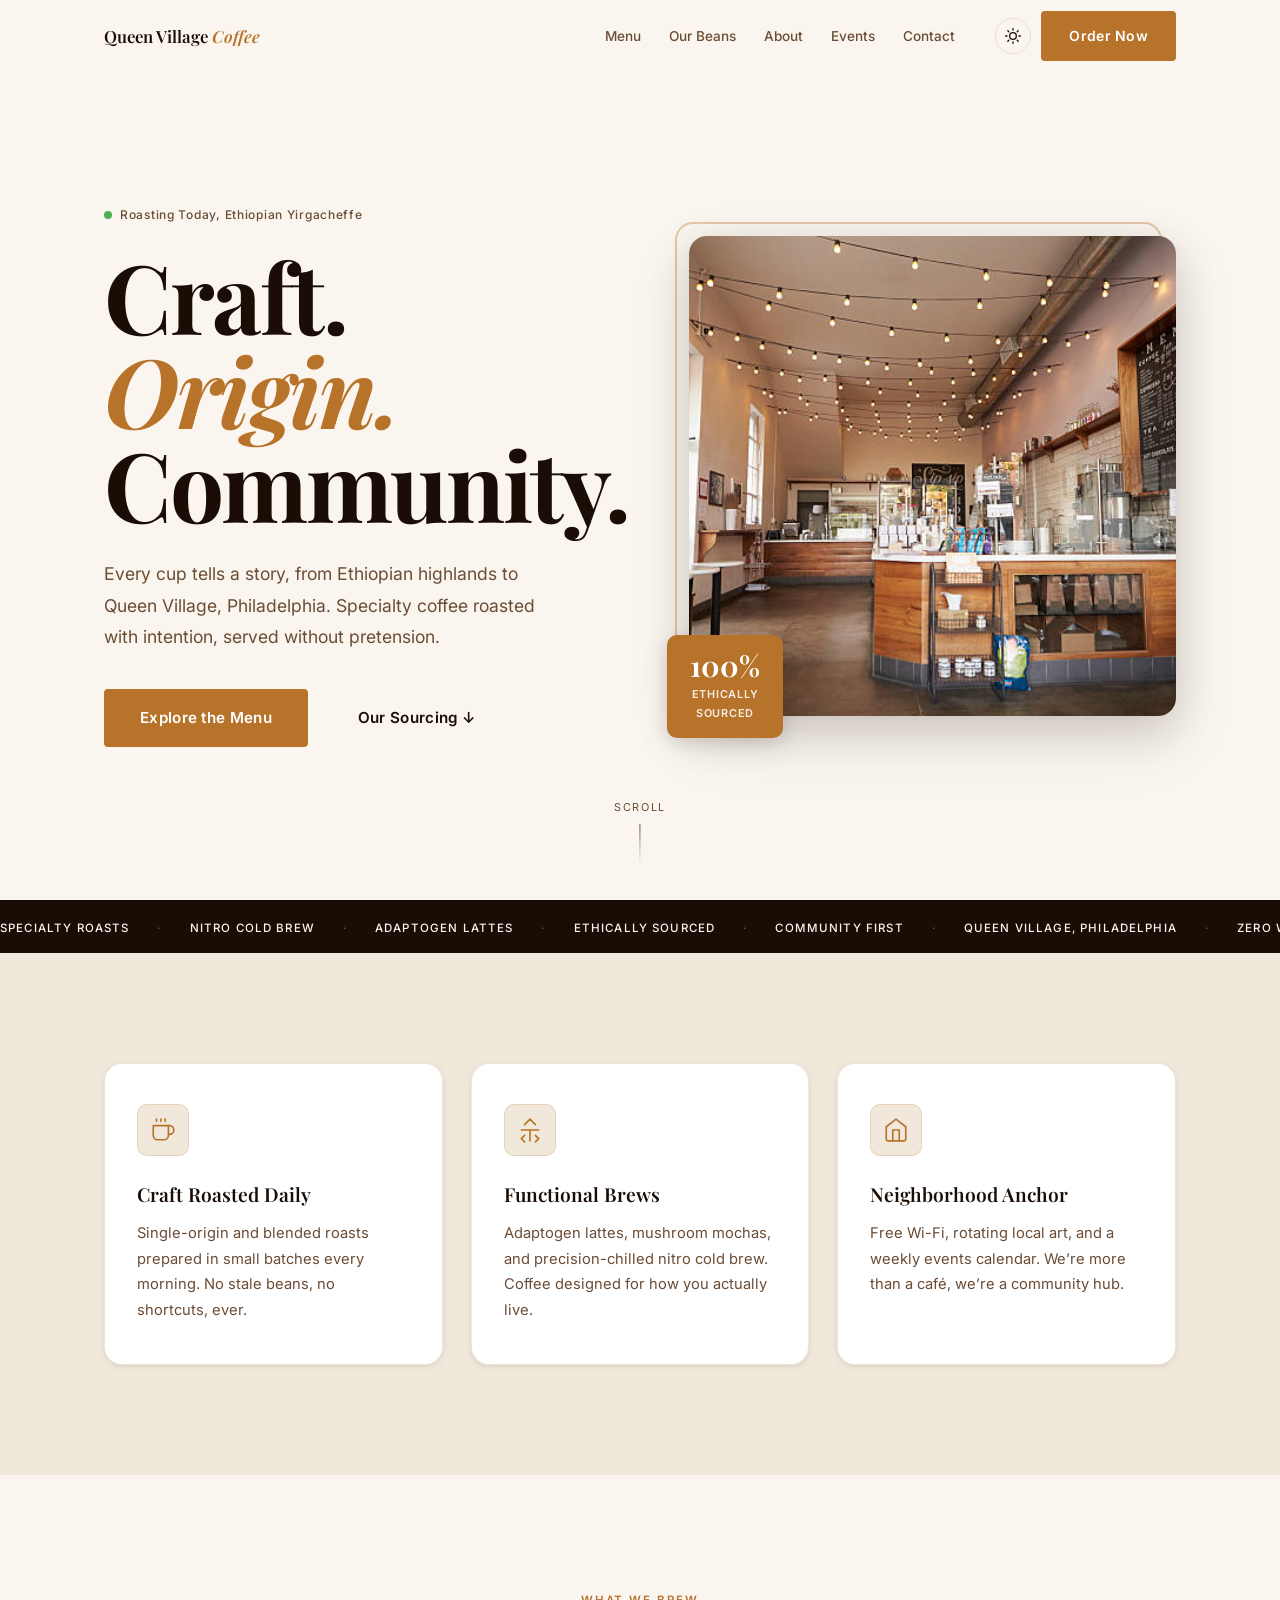
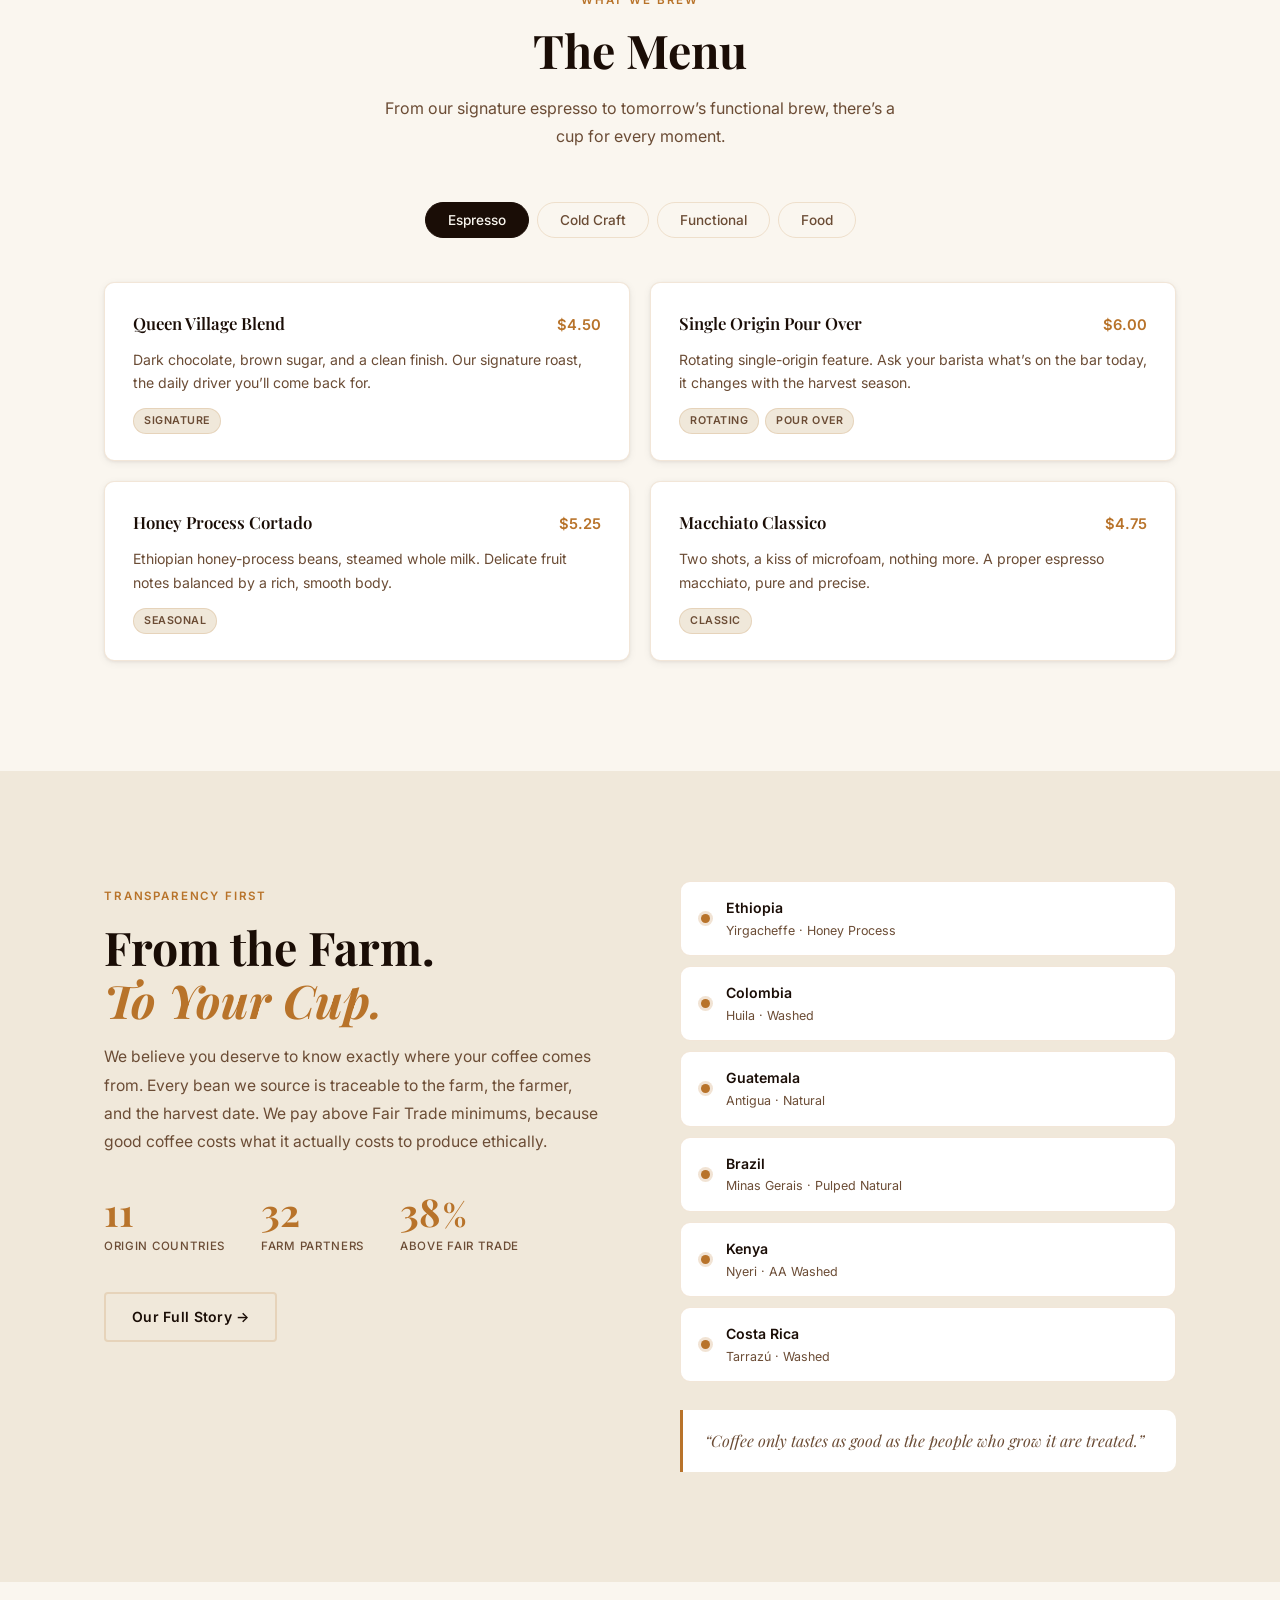
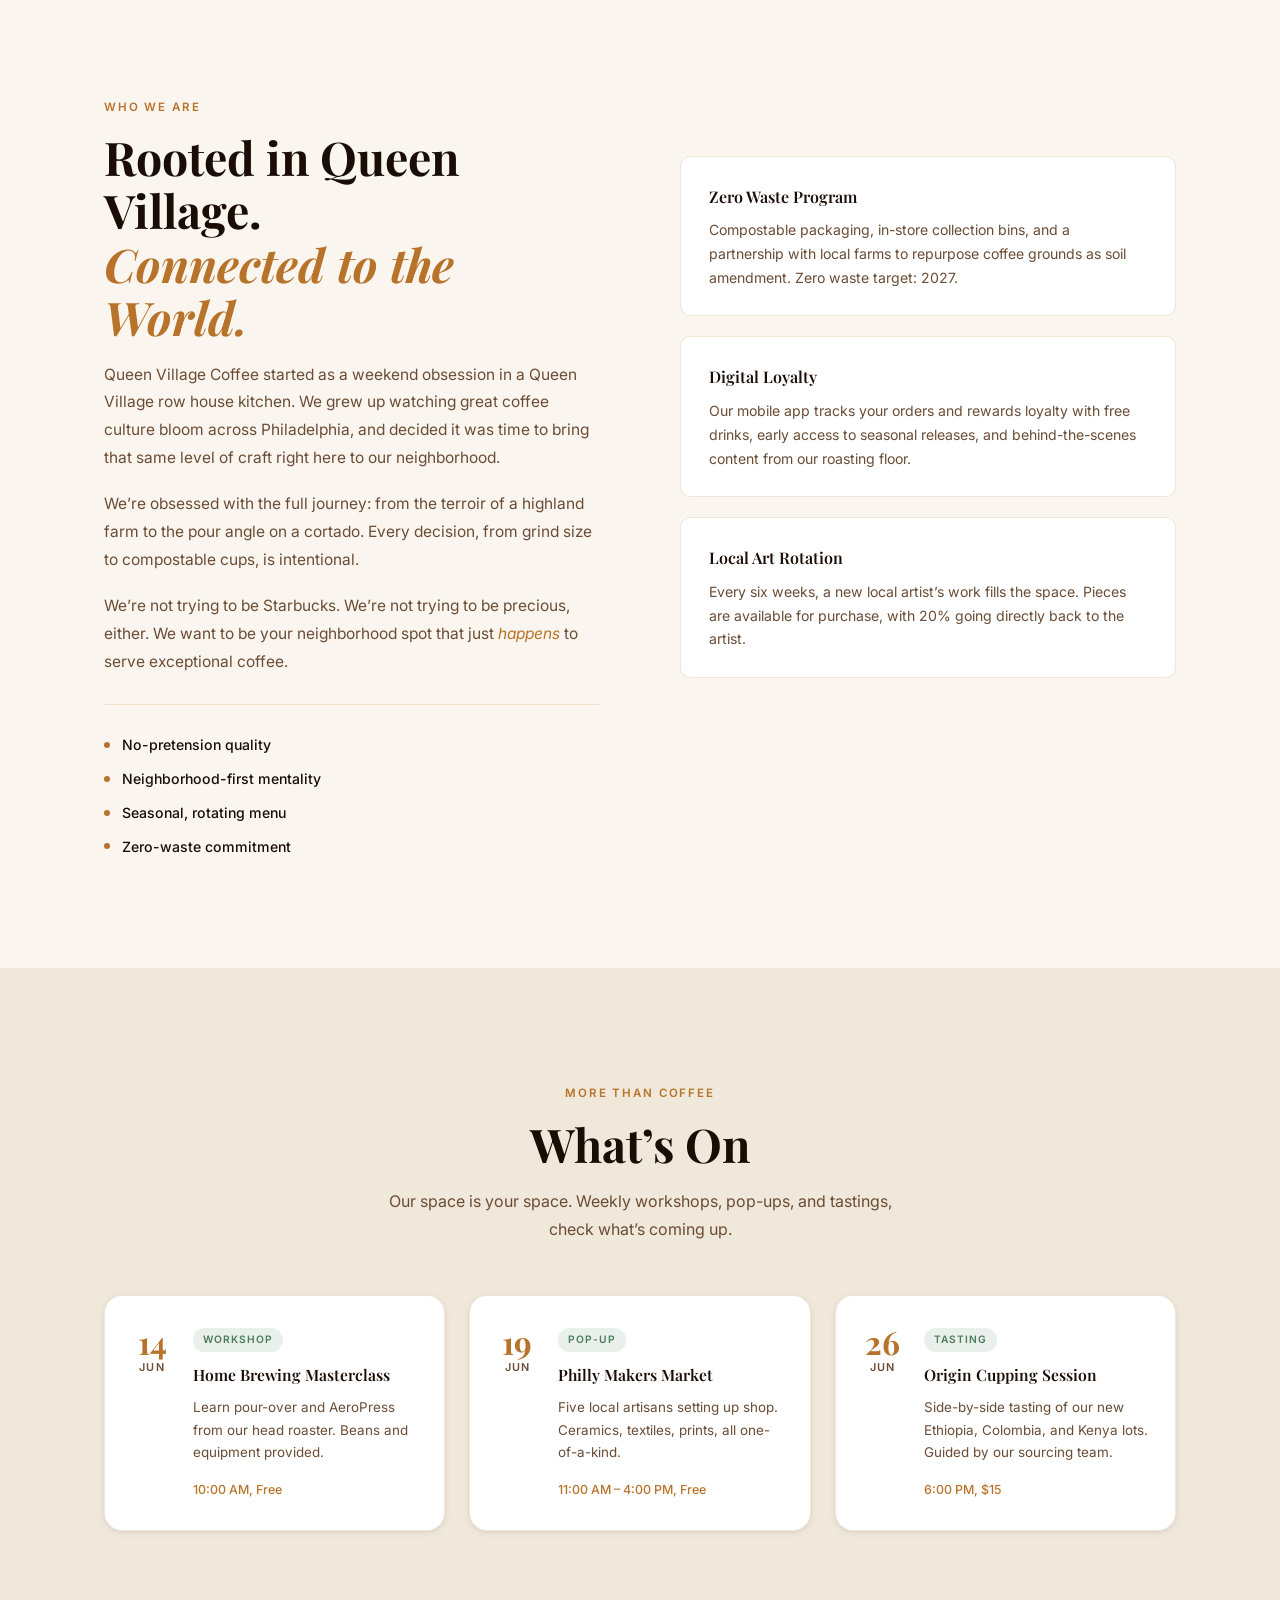
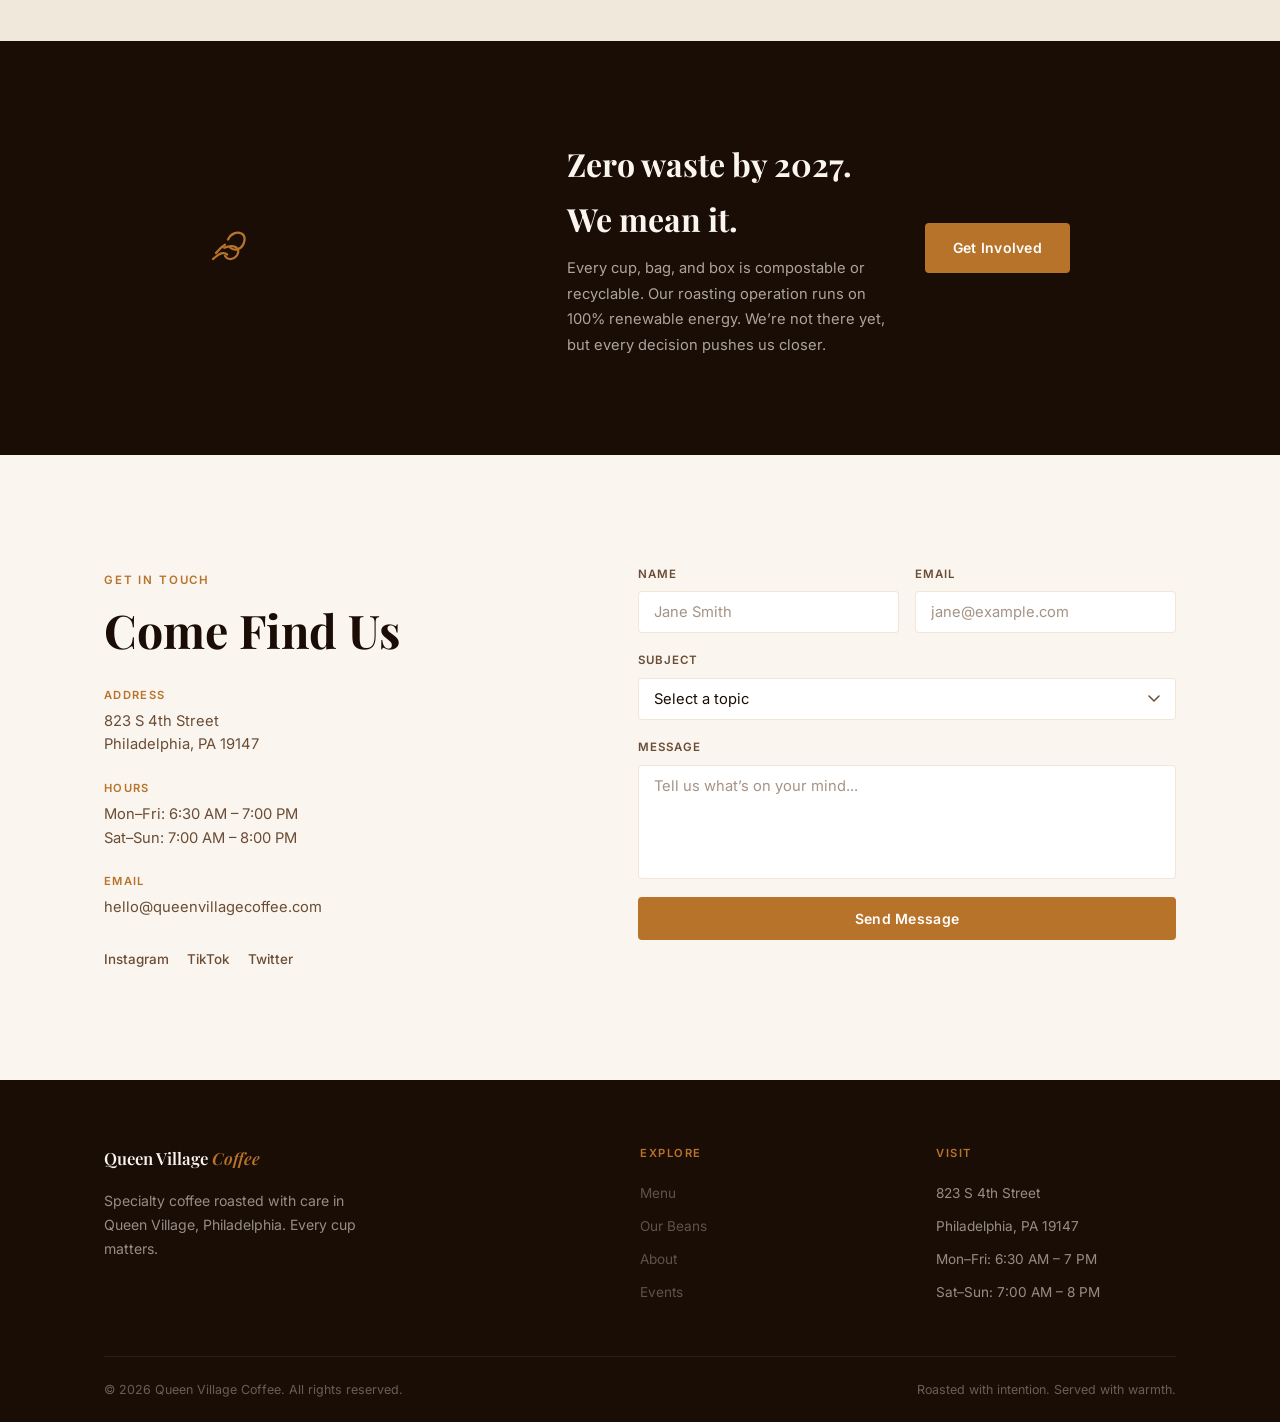
<file: index.html>
<!doctype html>
<html lang="en" data-theme="light">
<head>
    <meta charset="UTF-8">
    <meta name="viewport" content="width=device-width, initial-scale=1.0">
    <meta name="description" content="Queen Village Coffee, Philadelphia's premier specialty coffee experience. Ethically sourced, craft roasted, community-driven.">
    <title>Queen Village Coffee | Specialty Coffee, Queen Village Philadelphia</title>
    <link rel="preconnect" href="https://fonts.googleapis.com">
    <link rel="preconnect" href="https://fonts.gstatic.com" crossorigin>
    <link href="https://fonts.googleapis.com/css2?family=Playfair+Display:ital,wght@0,600;0,700;1,400;1,600&family=Inter:wght@300;400;500;600&display=swap" rel="stylesheet">
    <style>
/* ================================================
   QUEEN VILLAGE COFFEE, embedded styles
   ================================================ */

/* ── Custom Properties ──────────────────────────── */
:root {
    /* Palette */
    --clr-bg:          #faf6ef;
    --clr-bg-alt:      #f0e8da;
    --clr-surface:     #ffffff;
    --clr-text:        #1a0d06;
    --clr-muted:       #6b4c35;
    --clr-accent:      #b8732a;
    --clr-accent-h:    #9a5e1f;
    --clr-accent-lt:   #e8c49a;
    --clr-green:       #4a7c59;
    --clr-border:      rgba(184, 115, 42, 0.18);
    --clr-nav-scrolled: rgba(250, 246, 239, 0.93);

    /* Typography */
    --ff-head: 'Playfair Display', Georgia, serif;
    --ff-body: 'Inter', system-ui, -apple-system, sans-serif;

    /* Layout */
    --nav-h:      72px;
    --max-w:      1200px;
    --pad-x:      clamp(20px, 5vw, 64px);
    --section-py: clamp(72px, 10vw, 110px);

    /* Radii */
    --r-sm: 4px;
    --r-md: 10px;
    --r-lg: 18px;

    /* Shadows */
    --sh-sm: 0 1px 3px rgba(26,13,6,.06), 0 2px 8px rgba(26,13,6,.06);
    --sh-md: 0 4px 16px rgba(26,13,6,.10), 0 8px 32px rgba(26,13,6,.08);
    --sh-lg: 0 12px 40px rgba(26,13,6,.14), 0 24px 64px rgba(26,13,6,.10);

    /* Motion */
    --ease-out-expo: cubic-bezier(0.16, 1, 0.3, 1);
    --t-fast: 0.15s ease;
    --t-base: 0.28s ease;
}

[data-theme="dark"] {
    --clr-bg:          #0f0805;
    --clr-bg-alt:      #1a110a;
    --clr-surface:     #221509;
    --clr-text:        #f5e8d4;
    --clr-muted:       #a87c58;
    --clr-accent:      #d4894e;
    --clr-accent-h:    #e89a5a;
    --clr-accent-lt:   #7a4520;
    --clr-green:       #6aac79;
    --clr-border:      rgba(212, 137, 78, 0.18);
    --clr-nav-scrolled: rgba(15, 8, 5, 0.93);

    --sh-sm: 0 1px 3px rgba(0,0,0,.30), 0 2px 8px rgba(0,0,0,.20);
    --sh-md: 0 4px 16px rgba(0,0,0,.40), 0 8px 32px rgba(0,0,0,.30);
    --sh-lg: 0 12px 40px rgba(0,0,0,.50), 0 24px 64px rgba(0,0,0,.40);
}

/* ── Reset ──────────────────────────────────────── */
*, *::before, *::after { box-sizing: border-box; margin: 0; padding: 0; }

html {
    scroll-behavior: smooth;
    scroll-padding-top: var(--nav-h);
}

body {
    font-family: var(--ff-body);
    font-size: 16px;
    line-height: 1.7;
    color: var(--clr-text);
    background-color: var(--clr-bg);
    transition: background-color var(--t-base), color var(--t-base);
    overflow-x: hidden;
}

img { display: block; max-width: 100%; }
a   { color: inherit; text-decoration: none; }
ul  { list-style: none; }

/* ── Utilities ──────────────────────────────────── */
.container {
    max-width: var(--max-w);
    margin: 0 auto;
    padding: 0 var(--pad-x);
}

.reveal {
    opacity: 0;
    transform: translateY(24px);
    transition: opacity 0.65s var(--ease-out-expo),
                transform 0.65s var(--ease-out-expo);
}
.reveal.revealed {
    opacity: 1;
    transform: none;
}

.section-tag {
    display: inline-block;
    font-size: 0.72rem;
    font-weight: 600;
    letter-spacing: 0.16em;
    text-transform: uppercase;
    color: var(--clr-accent);
    margin-bottom: 14px;
}

.section-title {
    font-family: var(--ff-head);
    font-size: clamp(1.9rem, 4vw, 2.9rem);
    font-weight: 700;
    line-height: 1.15;
    color: var(--clr-text);
    margin-bottom: 16px;
}

.section-title em {
    font-style: italic;
    color: var(--clr-accent);
}

.section-sub {
    font-size: 1rem;
    color: var(--clr-muted);
    max-width: 540px;
    line-height: 1.75;
}

.section-header {
    text-align: center;
    margin-bottom: 52px;
}

.section-header .section-sub { margin: 0 auto; }

/* ── Buttons ────────────────────────────────────── */
.btn {
    display: inline-flex;
    align-items: center;
    gap: 8px;
    padding: 11px 26px;
    border-radius: var(--r-sm);
    font-family: var(--ff-body);
    font-size: 0.875rem;
    font-weight: 600;
    letter-spacing: 0.02em;
    cursor: pointer;
    border: 2px solid transparent;
    transition: background-color var(--t-fast),
                border-color var(--t-fast),
                color var(--t-fast),
                transform var(--t-base),
                box-shadow var(--t-base);
    white-space: nowrap;
    text-decoration: none;
    background: var(--btn-bg, transparent);
}

.btn--primary {
    background-color: var(--clr-accent);
    border-color: var(--clr-accent);
    color: #fff;
}
.btn--primary:hover {
    background-color: var(--clr-accent-h);
    border-color: var(--clr-accent-h);
    transform: translateY(-2px);
    box-shadow: 0 8px 24px rgba(184,115,42,.32);
}

.btn--ghost {
    background-color: transparent;
    color: var(--clr-text);
    border-color: transparent;
}
.btn--ghost:hover { color: var(--clr-accent); }

.btn--outline {
    background-color: transparent;
    border-color: var(--clr-border);
    color: var(--clr-text);
}
.btn--outline:hover {
    background-color: var(--clr-accent);
    border-color: var(--clr-accent);
    color: #fff;
    transform: translateY(-2px);
}

.btn--accent {
    background-color: var(--clr-accent);
    border-color: var(--clr-accent);
    color: #fff;
}
.btn--accent:hover {
    background-color: var(--clr-accent-h);
    transform: translateY(-2px);
    box-shadow: 0 8px 24px rgba(184,115,42,.35);
}

.btn--lg { padding: 14px 34px; font-size: 0.95rem; }
.btn--full { width: 100%; justify-content: center; }

/* ── Navigation ─────────────────────────────────── */
.nav {
    position: fixed;
    inset: 0 0 auto;
    z-index: 1000;
    height: var(--nav-h);
    transition: background-color var(--t-base), backdrop-filter var(--t-base), box-shadow var(--t-base);
}

.nav--scrolled {
    background-color: var(--clr-nav-scrolled);
    backdrop-filter: blur(14px);
    -webkit-backdrop-filter: blur(14px);
    box-shadow: 0 1px 0 var(--clr-border);
}

.nav__container {
    max-width: var(--max-w);
    margin: 0 auto;
    padding: 0 var(--pad-x);
    height: 100%;
    display: flex;
    align-items: center;
    gap: 28px;
}

.nav__logo {
    font-family: var(--ff-head);
    font-size: 1.05rem;
    font-weight: 600;
    color: var(--clr-text);
    flex-shrink: 0;
    transition: color var(--t-fast);
}
.nav__logo em { font-style: italic; color: var(--clr-accent); }
.nav__logo:hover { color: var(--clr-accent); }

.nav__links {
    display: flex;
    align-items: center;
    gap: 4px;
    margin-left: auto;
}

.nav__link {
    font-size: 0.85rem;
    font-weight: 500;
    color: var(--clr-muted);
    padding: 6px 12px;
    border-radius: var(--r-sm);
    transition: color var(--t-fast), background-color var(--t-fast);
}
.nav__link:hover,
.nav__link.active {
    color: var(--clr-text);
    background-color: var(--clr-bg-alt);
}

.nav__actions {
    display: flex;
    align-items: center;
    gap: 10px;
    flex-shrink: 0;
}

.theme-toggle {
    width: 36px;
    height: 36px;
    border-radius: 50%;
    border: 1px solid var(--clr-border);
    background: transparent;
    color: var(--clr-text);
    cursor: pointer;
    display: flex;
    align-items: center;
    justify-content: center;
    transition: background-color var(--t-fast), border-color var(--t-fast);
}
.theme-toggle:hover { background-color: var(--clr-bg-alt); }

.icon--sun  { display: block; }
.icon--moon { display: none; }
[data-theme="dark"] .icon--sun  { display: none; }
[data-theme="dark"] .icon--moon { display: block; }

.nav__hamburger {
    display: none;
    flex-direction: column;
    justify-content: center;
    align-items: center;
    gap: 5px;
    width: 36px;
    height: 36px;
    padding: 7px;
    border: none;
    background: transparent;
    cursor: pointer;
}

.nav__hamburger span {
    display: block;
    width: 20px;
    height: 2px;
    background-color: var(--clr-text);
    border-radius: 2px;
    transition: transform var(--t-base), opacity var(--t-base);
    transform-origin: center;
}

.nav__hamburger.active span:nth-child(1) { transform: translateY(7px) rotate(45deg); }
.nav__hamburger.active span:nth-child(2) { opacity: 0; transform: scaleX(0); }
.nav__hamburger.active span:nth-child(3) { transform: translateY(-7px) rotate(-45deg); }

/* ── Hero ───────────────────────────────────────── */
.hero {
    min-height: 100svh;
    display: grid;
    grid-template-columns: 1fr 1fr;
    align-items: center;
    gap: 60px;
    padding: calc(var(--nav-h) + 60px) var(--pad-x) 80px;
    max-width: var(--max-w);
    margin: 0 auto;
    position: relative;
}

.hero__eyebrow {
    display: flex;
    align-items: center;
    gap: 8px;
    font-size: 0.75rem;
    font-weight: 500;
    letter-spacing: 0.06em;
    color: var(--clr-muted);
    margin-bottom: 22px;
}

.live-dot {
    width: 8px;
    height: 8px;
    border-radius: 50%;
    background-color: #4caf50;
    flex-shrink: 0;
    animation: pulse 2.2s ease-in-out infinite;
}

@keyframes pulse {
    0%, 100% { box-shadow: 0 0 0 0 rgba(76,175,80,.6); }
    50%       { box-shadow: 0 0 0 6px rgba(76,175,80,0); }
}

.hero__title {
    font-family: var(--ff-head);
    font-size: clamp(3.5rem, 7.5vw, 6.2rem);
    font-weight: 700;
    line-height: 0.98;
    letter-spacing: -0.025em;
    margin-bottom: 28px;
}

.hero__line       { display: block; }
.hero__line--accent { color: var(--clr-accent); font-style: italic; }

.hero__sub {
    font-size: clamp(0.95rem, 1.4vw, 1.1rem);
    color: var(--clr-muted);
    max-width: 440px;
    line-height: 1.8;
    margin-bottom: 36px;
}

.hero__cta {
    display: flex;
    gap: 14px;
    flex-wrap: wrap;
}

.hero__visual {
    display: flex;
    justify-content: flex-end;
    align-items: center;
}

.hero__img-wrap {
    position: relative;
    width: 100%;
    max-width: 520px;
}

.hero__img-wrap::before {
    content: '';
    position: absolute;
    inset: -14px 14px 14px -14px;
    border: 2px solid var(--clr-accent);
    border-radius: var(--r-lg);
    opacity: 0.35;
    z-index: 0;
    pointer-events: none;
}

.hero__img {
    width: 100%;
    height: 480px;
    object-fit: cover;
    border-radius: var(--r-lg);
    box-shadow: var(--sh-lg);
    position: relative;
    z-index: 1;
}

.hero__badge {
    position: absolute;
    bottom: -22px;
    left: -22px;
    z-index: 2;
    background-color: var(--clr-accent);
    color: #fff;
    padding: 16px 20px;
    border-radius: var(--r-md);
    box-shadow: var(--sh-md);
    text-align: center;
    min-width: 116px;
}

.hero__badge-num {
    display: block;
    font-family: var(--ff-head);
    font-size: 1.8rem;
    font-weight: 700;
    line-height: 1;
}

.hero__badge-label {
    display: block;
    font-size: 0.68rem;
    font-weight: 600;
    letter-spacing: 0.07em;
    text-transform: uppercase;
    opacity: 0.88;
    margin-top: 5px;
}

.hero__scroll-hint {
    position: absolute;
    bottom: 36px;
    left: 50%;
    transform: translateX(-50%);
    display: flex;
    flex-direction: column;
    align-items: center;
    gap: 8px;
    font-size: 0.68rem;
    letter-spacing: 0.14em;
    text-transform: uppercase;
    color: var(--clr-muted);
}

.hero__scroll-line {
    width: 1px;
    height: 40px;
    background: linear-gradient(to bottom, var(--clr-muted), transparent);
    animation: scroll-anim 1.6s ease-in-out infinite;
}

@keyframes scroll-anim {
    0%   { transform: scaleY(0); transform-origin: top; }
    49%  { transform: scaleY(1); transform-origin: top; }
    50%  { transform: scaleY(1); transform-origin: bottom; }
    100% { transform: scaleY(0); transform-origin: bottom; }
}

/* ── Ticker ─────────────────────────────────────── */
.ticker {
    background-color: var(--clr-text);
    color: var(--clr-bg);
    overflow: hidden;
    padding: 13px 0;
    white-space: nowrap;
}

.ticker__track {
    display: inline-flex;
    gap: 28px;
    animation: ticker-scroll 32s linear infinite;
    font-size: 0.72rem;
    font-weight: 500;
    letter-spacing: 0.1em;
    text-transform: uppercase;
}

.ticker__sep { color: var(--clr-accent); opacity: 0.7; }

@keyframes ticker-scroll {
    from { transform: translateX(0); }
    to   { transform: translateX(-50%); }
}

/* ── Features ───────────────────────────────────── */
.features {
    padding: var(--section-py) 0;
    background-color: var(--clr-bg-alt);
}

.features__grid {
    display: grid;
    grid-template-columns: repeat(3, 1fr);
    gap: 28px;
}

.feature-card {
    padding: 40px 32px;
    background-color: var(--clr-surface);
    border-radius: var(--r-lg);
    border: 1px solid var(--clr-border);
    box-shadow: var(--sh-sm);
    transition: transform var(--t-base), box-shadow var(--t-base);
}

.feature-card:hover {
    transform: translateY(-6px);
    box-shadow: var(--sh-md);
}

.feature-card__icon {
    width: 52px;
    height: 52px;
    display: flex;
    align-items: center;
    justify-content: center;
    border-radius: var(--r-md);
    background-color: var(--clr-bg-alt);
    color: var(--clr-accent);
    margin-bottom: 22px;
    border: 1px solid var(--clr-border);
}

.feature-card h3 {
    font-family: var(--ff-head);
    font-size: 1.2rem;
    font-weight: 600;
    color: var(--clr-text);
    margin-bottom: 10px;
}

.feature-card p {
    font-size: 0.92rem;
    color: var(--clr-muted);
    line-height: 1.75;
}

/* ── Menu ───────────────────────────────────────── */
.menu {
    padding: var(--section-py) 0;
    background-color: var(--clr-bg);
}

.menu__tabs {
    display: flex;
    gap: 8px;
    margin-bottom: 44px;
    flex-wrap: wrap;
    justify-content: center;
}

.menu__tab {
    padding: 9px 22px;
    border-radius: 100px;
    border: 1px solid var(--clr-border);
    background: transparent;
    color: var(--clr-muted);
    font-family: var(--ff-body);
    font-size: 0.85rem;
    font-weight: 500;
    cursor: pointer;
    transition: color var(--t-fast), background-color var(--t-fast), border-color var(--t-fast);
}

.menu__tab:hover { color: var(--clr-text); border-color: var(--clr-muted); }

.menu__tab--active,
.menu__tab--active:hover {
    background-color: var(--clr-text);
    color: var(--clr-bg);
    border-color: var(--clr-text);
}

.menu__panel { display: none; }
.menu__panel--active { display: block; }

.menu__grid {
    display: grid;
    grid-template-columns: repeat(2, 1fr);
    gap: 20px;
}

.menu-item {
    padding: 26px 28px;
    background-color: var(--clr-surface);
    border-radius: var(--r-md);
    border: 1px solid var(--clr-border);
    box-shadow: var(--sh-sm);
    transition: transform var(--t-base), box-shadow var(--t-base);
}

.menu-item:hover {
    transform: translateY(-3px);
    box-shadow: var(--sh-md);
}

.menu-item__top {
    display: flex;
    justify-content: space-between;
    align-items: baseline;
    gap: 12px;
    margin-bottom: 10px;
}

.menu-item__top h4 {
    font-family: var(--ff-head);
    font-size: 1.05rem;
    font-weight: 600;
    color: var(--clr-text);
}

.menu-item__price {
    font-size: 0.92rem;
    font-weight: 600;
    color: var(--clr-accent);
    flex-shrink: 0;
}

.menu-item p {
    font-size: 0.88rem;
    color: var(--clr-muted);
    line-height: 1.65;
    margin-bottom: 14px;
}

.menu-item__tags {
    display: flex;
    gap: 6px;
    flex-wrap: wrap;
}

.menu-item__tags span {
    font-size: 0.67rem;
    font-weight: 600;
    letter-spacing: 0.05em;
    text-transform: uppercase;
    color: var(--clr-muted);
    background-color: var(--clr-bg-alt);
    padding: 3px 10px;
    border-radius: 100px;
    border: 1px solid var(--clr-border);
}

/* ── Origin ─────────────────────────────────────── */
.origin {
    padding: var(--section-py) 0;
    background-color: var(--clr-bg-alt);
}

.origin__inner {
    max-width: var(--max-w);
    margin: 0 auto;
    padding: 0 var(--pad-x);
    display: grid;
    grid-template-columns: 1fr 1fr;
    gap: 80px;
    align-items: start;
}

.origin__content p {
    font-size: 0.98rem;
    color: var(--clr-muted);
    line-height: 1.8;
    margin-bottom: 36px;
}

.origin__stats {
    display: flex;
    gap: 36px;
    margin-bottom: 36px;
    flex-wrap: wrap;
}

.origin__stat {
    display: flex;
    flex-direction: column;
}

.stat-row {
    display: flex;
    align-items: baseline;
    gap: 2px;
}

.stat-num, .stat-suffix {
    font-family: var(--ff-head);
    font-size: 2.4rem;
    font-weight: 700;
    color: var(--clr-accent);
    line-height: 1;
    display: inline-block;
}

.stat-suffix { font-size: 2rem; }

.stat-label {
    display: block;
    font-size: 0.72rem;
    font-weight: 500;
    letter-spacing: 0.06em;
    text-transform: uppercase;
    color: var(--clr-muted);
    margin-top: 6px;
}

.origin__region-list {
    display: flex;
    flex-direction: column;
    gap: 10px;
    margin-bottom: 28px;
}

.origin__region {
    display: flex;
    align-items: center;
    gap: 16px;
    padding: 14px 20px;
    background-color: var(--clr-surface);
    border-radius: var(--r-md);
    border: 1px solid var(--clr-border);
    transition: transform var(--t-fast), box-shadow var(--t-fast);
}

.origin__region:hover {
    transform: translateX(5px);
    box-shadow: var(--sh-sm);
}

.origin__dot {
    width: 9px;
    height: 9px;
    border-radius: 50%;
    background-color: var(--clr-accent);
    flex-shrink: 0;
    box-shadow: 0 0 0 3px rgba(184,115,42,.2);
}

.origin__region div { display: flex; flex-direction: column; }

.origin__region strong {
    font-size: 0.88rem;
    font-weight: 600;
    color: var(--clr-text);
}

.origin__region span {
    font-size: 0.78rem;
    color: var(--clr-muted);
}

.origin__quote {
    font-family: var(--ff-head);
    font-style: italic;
    font-size: 1rem;
    color: var(--clr-muted);
    padding: 18px 22px;
    border-left: 3px solid var(--clr-accent);
    background-color: var(--clr-surface);
    border-radius: 0 var(--r-md) var(--r-md) 0;
    line-height: 1.6;
}

/* ── About ──────────────────────────────────────── */
.about {
    padding: var(--section-py) 0;
    background-color: var(--clr-bg);
}

.about__grid {
    display: grid;
    grid-template-columns: 1fr 1fr;
    gap: 80px;
    align-items: start;
}

.about__text p {
    font-size: 0.97rem;
    color: var(--clr-muted);
    line-height: 1.8;
    margin-bottom: 18px;
}

.about__text em { color: var(--clr-accent); font-style: italic; }

.about__values {
    display: flex;
    flex-direction: column;
    gap: 10px;
    margin-top: 28px;
    padding-top: 28px;
    border-top: 1px solid var(--clr-border);
}

.about__value {
    display: flex;
    align-items: center;
    gap: 12px;
    font-size: 0.88rem;
    font-weight: 500;
    color: var(--clr-text);
}

.about__value::before {
    content: '';
    width: 6px;
    height: 6px;
    border-radius: 50%;
    background-color: var(--clr-accent);
    flex-shrink: 0;
}

.about__cards {
    display: flex;
    flex-direction: column;
    gap: 20px;
    padding-top: 64px;
}

.about__card {
    padding: 26px 28px;
    background-color: var(--clr-surface);
    border-radius: var(--r-md);
    border: 1px solid var(--clr-border);
    transition: transform var(--t-base), box-shadow var(--t-base);
}

.about__card:hover {
    transform: translateY(-3px);
    box-shadow: var(--sh-sm);
}

.about__card h4 {
    font-family: var(--ff-head);
    font-size: 1rem;
    font-weight: 600;
    color: var(--clr-text);
    margin-bottom: 8px;
}

.about__card p {
    font-size: 0.88rem;
    color: var(--clr-muted);
    line-height: 1.7;
}

/* ── Community ──────────────────────────────────── */
.community {
    padding: var(--section-py) 0;
    background-color: var(--clr-bg-alt);
}

.events__grid {
    display: grid;
    grid-template-columns: repeat(3, 1fr);
    gap: 24px;
}

.event-card {
    display: flex;
    gap: 20px;
    padding: 28px 26px;
    background-color: var(--clr-surface);
    border-radius: var(--r-lg);
    border: 1px solid var(--clr-border);
    box-shadow: var(--sh-sm);
    transition: transform var(--t-base), box-shadow var(--t-base);
}

.event-card:hover {
    transform: translateY(-5px);
    box-shadow: var(--sh-md);
}

.event-card__date {
    display: flex;
    flex-direction: column;
    align-items: center;
    min-width: 42px;
    padding-top: 2px;
}

.event-card__day {
    font-family: var(--ff-head);
    font-size: 2rem;
    font-weight: 700;
    line-height: 1;
    color: var(--clr-accent);
}

.event-card__month {
    font-size: 0.68rem;
    font-weight: 600;
    letter-spacing: 0.1em;
    text-transform: uppercase;
    color: var(--clr-muted);
}

.event-card__tag {
    display: inline-block;
    font-size: 0.64rem;
    font-weight: 600;
    letter-spacing: 0.1em;
    text-transform: uppercase;
    color: var(--clr-green);
    background-color: rgba(74, 124, 89, 0.12);
    padding: 3px 10px;
    border-radius: 100px;
    margin-bottom: 10px;
}

.event-card h4 {
    font-family: var(--ff-head);
    font-size: 0.98rem;
    font-weight: 600;
    color: var(--clr-text);
    margin-bottom: 8px;
}

.event-card p {
    font-size: 0.84rem;
    color: var(--clr-muted);
    line-height: 1.65;
    margin-bottom: 12px;
}

.event-card__time {
    font-size: 0.78rem;
    font-weight: 500;
    color: var(--clr-accent);
}

/* ── Sustainability banner ──────────────────────── */
.sustainability {
    background-color: var(--clr-text);
    color: var(--clr-bg);
    padding: clamp(60px, 8vw, 96px) var(--pad-x);
}

.sustainability__inner {
    max-width: 860px;
    margin: 0 auto;
    display: flex;
    align-items: center;
    gap: 36px;
    flex-wrap: wrap;
}

.sustainability__icon {
    color: var(--clr-accent);
    flex-shrink: 0;
}

.sustainability__inner > div { flex: 1; min-width: 260px; }

.sustainability h2 {
    font-family: var(--ff-head);
    font-size: clamp(1.4rem, 2.5vw, 2rem);
    font-weight: 700;
    margin-bottom: 10px;
    color: var(--clr-bg);
}

.sustainability p {
    font-size: 0.92rem;
    opacity: 0.65;
    line-height: 1.75;
}

/* ── Contact ────────────────────────────────────── */
.contact {
    padding: var(--section-py) 0;
    background-color: var(--clr-bg);
}

.contact__grid {
    display: grid;
    grid-template-columns: 1fr 1fr;
    gap: 80px;
    align-items: start;
}

.contact__details {
    display: flex;
    flex-direction: column;
    gap: 22px;
    margin: 28px 0 28px;
}

.contact__detail {
    display: flex;
    flex-direction: column;
    gap: 5px;
}

.contact__detail strong {
    font-size: 0.7rem;
    font-weight: 600;
    letter-spacing: 0.12em;
    text-transform: uppercase;
    color: var(--clr-accent);
}

.contact__detail span {
    font-size: 0.92rem;
    color: var(--clr-muted);
    line-height: 1.6;
}

.contact__social {
    display: flex;
    gap: 18px;
}

.contact__social-link {
    font-size: 0.84rem;
    font-weight: 500;
    color: var(--clr-muted);
    transition: color var(--t-fast);
}

.contact__social-link:hover { color: var(--clr-accent); }

.contact__form {
    display: flex;
    flex-direction: column;
    gap: 18px;
}

.form__row {
    display: grid;
    grid-template-columns: 1fr 1fr;
    gap: 16px;
}

.form__group {
    display: flex;
    flex-direction: column;
    gap: 7px;
}

.form__group label {
    font-size: 0.72rem;
    font-weight: 600;
    letter-spacing: 0.08em;
    text-transform: uppercase;
    color: var(--clr-muted);
}

.form__group input,
.form__group select,
.form__group textarea {
    padding: 11px 15px;
    border: 1px solid var(--clr-border);
    border-radius: var(--r-sm);
    background-color: var(--clr-surface);
    color: var(--clr-text);
    font-family: var(--ff-body);
    font-size: 0.92rem;
    outline: none;
    resize: none;
    transition: border-color var(--t-fast), box-shadow var(--t-fast);
}

.form__group input:focus,
.form__group select:focus,
.form__group textarea:focus {
    border-color: var(--clr-accent);
    box-shadow: 0 0 0 3px rgba(184,115,42,.14);
}

.form__group input::placeholder,
.form__group textarea::placeholder { color: var(--clr-muted); opacity: 0.6; }

.form__group select {
    appearance: none;
    -webkit-appearance: none;
    background-image: url("data:image/svg+xml,%3Csvg xmlns='http://www.w3.org/2000/svg' width='12' height='8' viewBox='0 0 12 8'%3E%3Cpath d='M1 1l5 5 5-5' stroke='%236b4c35' stroke-width='1.5' fill='none' stroke-linecap='round'/%3E%3C/svg%3E");
    background-repeat: no-repeat;
    background-position: right 15px center;
    padding-right: 38px;
}

/* ── Footer ─────────────────────────────────────── */
.footer {
    background-color: var(--clr-text);
    color: var(--clr-bg);
    padding: 64px 0 0;
}

.footer__grid {
    display: grid;
    grid-template-columns: 2fr 1fr 1fr;
    gap: 56px;
    padding-bottom: 52px;
}

.footer__logo {
    display: inline-block;
    font-family: var(--ff-head);
    font-size: 1.05rem;
    font-weight: 600;
    color: var(--clr-bg);
    margin-bottom: 16px;
}

.footer__logo em { font-style: italic; color: var(--clr-accent); }

.footer__brand p {
    font-size: 0.88rem;
    opacity: 0.55;
    max-width: 280px;
    line-height: 1.7;
}

.footer__col h5 {
    font-size: 0.7rem;
    font-weight: 600;
    letter-spacing: 0.14em;
    text-transform: uppercase;
    color: var(--clr-accent);
    margin-bottom: 18px;
}

.footer__col ul {
    display: flex;
    flex-direction: column;
    gap: 10px;
}

.footer__col li,
.footer__col a {
    font-size: 0.85rem;
    opacity: 0.55;
    transition: opacity var(--t-fast);
}

.footer__col a:hover { opacity: 1; }

.footer__bottom {
    border-top: 1px solid rgba(255,255,255,.08);
    padding: 22px 0;
    display: flex;
    justify-content: space-between;
    align-items: center;
    gap: 16px;
    flex-wrap: wrap;
}

.footer__bottom p {
    font-size: 0.78rem;
    opacity: 0.35;
}

/* ── Responsive ─────────────────────────────────── */
@media (max-width: 1024px) {
    .hero {
        grid-template-columns: 1fr;
        min-height: auto;
        padding-top: calc(var(--nav-h) + 50px);
        padding-bottom: 64px;
        gap: 48px;
        text-align: center;
    }

    .hero__eyebrow { justify-content: center; }
    .hero__sub     { margin: 0 auto 32px; }
    .hero__cta     { justify-content: center; }
    .hero__visual  { justify-content: center; }
    .hero__img-wrap { max-width: 480px; }
    .hero__img     { height: 360px; }
    .hero__scroll-hint { display: none; }

    .features__grid { grid-template-columns: 1fr; }
    .menu__grid { grid-template-columns: 1fr; }
    .origin__inner { grid-template-columns: 1fr; gap: 56px; }
    .about__grid { grid-template-columns: 1fr; gap: 48px; }
    .about__cards { padding-top: 0; }
    .events__grid { grid-template-columns: 1fr; }
    .contact__grid { grid-template-columns: 1fr; gap: 52px; }
    .footer__grid { grid-template-columns: 1fr 1fr; gap: 40px; }
    .footer__brand { grid-column: 1 / -1; }
}

@media (max-width: 768px) {
    .nav__links {
        display: none;
        position: fixed;
        top: var(--nav-h);
        left: 0;
        right: 0;
        background-color: var(--clr-surface);
        flex-direction: column;
        align-items: stretch;
        padding: 16px var(--pad-x);
        gap: 2px;
        box-shadow: var(--sh-md);
        border-top: 1px solid var(--clr-border);
    }

    .nav__links.active { display: flex; }
    .nav__link { padding: 11px 16px; font-size: 0.9rem; }
    .nav__cta { display: none; }
    .nav__hamburger { display: flex; }

    .hero__img { height: 280px; }
    .hero__img-wrap::before { display: none; }
    .hero__badge {
        bottom: -16px;
        left: 50%;
        transform: translateX(-50%);
    }

    .features__grid { grid-template-columns: 1fr; }
    .events__grid { grid-template-columns: 1fr; }
    .form__row { grid-template-columns: 1fr; }
    .origin__stats { gap: 20px; }
    .footer__grid { grid-template-columns: 1fr; gap: 28px; }
    .footer__bottom { flex-direction: column; text-align: center; }
    .sustainability__inner { flex-direction: column; text-align: center; }
    .sustainability__inner .btn { align-self: center; }
}

@media (max-width: 480px) {
    .hero__title { font-size: 2.8rem; }
    .hero__cta { flex-direction: column; }
    .hero__cta .btn { justify-content: center; }
    .origin__stats { flex-direction: column; gap: 16px; }
    .menu__tabs { gap: 6px; }
    .menu__tab  { padding: 8px 16px; font-size: 0.8rem; }
}

@media (prefers-reduced-motion: reduce) {
    .reveal { opacity: 1; transform: none; transition: none; }
    .ticker__track { animation: none; }
    .live-dot      { animation: none; }
    .hero__scroll-line { animation: none; }
}
    </style>
</head>
<body>

    <!-- ===== NAVIGATION ===== -->
    <nav class="nav" id="nav">
        <div class="nav__container">
            <button class="nav__hamburger" id="hamburger" aria-label="Open menu" aria-expanded="false">
                <span></span><span></span><span></span>
            </button>
            <a href="#home" class="nav__logo">Queen Village <em>Coffee</em></a>
            <ul class="nav__links" id="navLinks">
                <li><a href="#menu" class="nav__link">Menu</a></li>
                <li><a href="#origin" class="nav__link">Our Beans</a></li>
                <li><a href="#about" class="nav__link">About</a></li>
                <li><a href="#community" class="nav__link">Events</a></li>
                <li><a href="#contact" class="nav__link">Contact</a></li>
            </ul>
            <div class="nav__actions">
                <button class="theme-toggle" id="themeToggle" aria-label="Toggle dark mode">
                    <svg class="icon icon--sun" xmlns="http://www.w3.org/2000/svg" width="16" height="16" viewBox="0 0 24 24" fill="none" stroke="currentColor" stroke-width="2" stroke-linecap="round" stroke-linejoin="round"><circle cx="12" cy="12" r="5"/><line x1="12" y1="1" x2="12" y2="3"/><line x1="12" y1="21" x2="12" y2="23"/><line x1="4.22" y1="4.22" x2="5.64" y2="5.64"/><line x1="18.36" y1="18.36" x2="19.78" y2="19.78"/><line x1="1" y1="12" x2="3" y2="12"/><line x1="21" y1="12" x2="23" y2="12"/><line x1="4.22" y1="19.78" x2="5.64" y2="18.36"/><line x1="18.36" y1="5.64" x2="19.78" y2="4.22"/></svg>
                    <svg class="icon icon--moon" xmlns="http://www.w3.org/2000/svg" width="16" height="16" viewBox="0 0 24 24" fill="none" stroke="currentColor" stroke-width="2" stroke-linecap="round" stroke-linejoin="round"><path d="M21 12.79A9 9 0 1 1 11.21 3 7 7 0 0 0 21 12.79z"/></svg>
                </button>
                <a href="#menu" class="btn btn--primary nav__cta">Order Now</a>
            </div>
        </div>
    </nav>

    <!-- ===== HERO ===== -->
    <section class="hero" id="home">
        <div class="hero__content">
            <div class="hero__eyebrow reveal">
                <span class="live-dot" aria-hidden="true"></span>
                Roasting Today, Ethiopian Yirgacheffe
            </div>
            <h1 class="hero__title reveal">
                <span class="hero__line">Craft.</span>
                <span class="hero__line hero__line--accent">Origin.</span>
                <span class="hero__line">Community.</span>
            </h1>
            <p class="hero__sub reveal">
                Every cup tells a story, from Ethiopian highlands to Queen Village, Philadelphia. Specialty coffee roasted with intention, served without pretension.
            </p>
            <div class="hero__cta reveal">
                <a href="#menu" class="btn btn--primary btn--lg">Explore the Menu</a>
                <a href="#origin" class="btn btn--ghost btn--lg">Our Sourcing &darr;</a>
            </div>
        </div>
        <div class="hero__visual reveal">
            <div class="hero__img-wrap">
                <img src="images/coffee.jpg" alt="Inside Queen Village Coffee, warm string lights, wood bar, cozy atmosphere" class="hero__img" loading="eager" fetchpriority="high">
                <div class="hero__badge" aria-label="100% ethically sourced">
                    <span class="hero__badge-num">100%</span>
                    <span class="hero__badge-label">Ethically<br>Sourced</span>
                </div>
            </div>
        </div>
        <div class="hero__scroll-hint" aria-hidden="true">
            <span>Scroll</span>
            <div class="hero__scroll-line"></div>
        </div>
    </section>

    <!-- ===== TICKER ===== -->
    <div class="ticker" aria-hidden="true">
        <div class="ticker__track">
            <span>Specialty Roasts</span><span class="ticker__sep">&middot;</span>
            <span>Nitro Cold Brew</span><span class="ticker__sep">&middot;</span>
            <span>Adaptogen Lattes</span><span class="ticker__sep">&middot;</span>
            <span>Ethically Sourced</span><span class="ticker__sep">&middot;</span>
            <span>Community First</span><span class="ticker__sep">&middot;</span>
            <span>Queen Village, Philadelphia</span><span class="ticker__sep">&middot;</span>
            <span>Zero Waste Initiative</span><span class="ticker__sep">&middot;</span>
            <span>Small-Batch Roasting</span><span class="ticker__sep">&middot;</span>
            <span>Specialty Roasts</span><span class="ticker__sep">&middot;</span>
            <span>Nitro Cold Brew</span><span class="ticker__sep">&middot;</span>
            <span>Adaptogen Lattes</span><span class="ticker__sep">&middot;</span>
            <span>Ethically Sourced</span><span class="ticker__sep">&middot;</span>
            <span>Community First</span><span class="ticker__sep">&middot;</span>
            <span>Queen Village, Philadelphia</span><span class="ticker__sep">&middot;</span>
            <span>Zero Waste Initiative</span><span class="ticker__sep">&middot;</span>
            <span>Small-Batch Roasting</span><span class="ticker__sep">&middot;</span>
        </div>
    </div>

    <!-- ===== FEATURES ===== -->
    <section class="features" id="features">
        <div class="container">
            <div class="features__grid">
                <div class="feature-card reveal">
                    <div class="feature-card__icon" aria-hidden="true">
                        <svg xmlns="http://www.w3.org/2000/svg" width="26" height="26" viewBox="0 0 24 24" fill="none" stroke="currentColor" stroke-width="1.5" stroke-linecap="round" stroke-linejoin="round"><path d="M17 8h1a4 4 0 1 1 0 8h-1"/><path d="M3 8h14v9a4 4 0 0 1-4 4H7a4 4 0 0 1-4-4Z"/><line x1="6" x2="6" y1="2" y2="4"/><line x1="10" x2="10" y1="2" y2="4"/><line x1="14" x2="14" y1="2" y2="4"/></svg>
                    </div>
                    <h3>Craft Roasted Daily</h3>
                    <p>Single-origin and blended roasts prepared in small batches every morning. No stale beans, no shortcuts, ever.</p>
                </div>
                <div class="feature-card reveal">
                    <div class="feature-card__icon" aria-hidden="true">
                        <svg xmlns="http://www.w3.org/2000/svg" width="26" height="26" viewBox="0 0 24 24" fill="none" stroke="currentColor" stroke-width="1.5" stroke-linecap="round" stroke-linejoin="round"><path d="M12 22V12"/><path d="m7 7 5-5 5 5"/><path d="M20 12H4"/><path d="m17 17 3 3-3 3"/><path d="m7 17-3 3 3 3"/></svg>
                    </div>
                    <h3>Functional Brews</h3>
                    <p>Adaptogen lattes, mushroom mochas, and precision-chilled nitro cold brew. Coffee designed for how you actually live.</p>
                </div>
                <div class="feature-card reveal">
                    <div class="feature-card__icon" aria-hidden="true">
                        <svg xmlns="http://www.w3.org/2000/svg" width="26" height="26" viewBox="0 0 24 24" fill="none" stroke="currentColor" stroke-width="1.5" stroke-linecap="round" stroke-linejoin="round"><path d="m3 9 9-7 9 7v11a2 2 0 0 1-2 2H5a2 2 0 0 1-2-2z"/><polyline points="9 22 9 12 15 12 15 22"/></svg>
                    </div>
                    <h3>Neighborhood Anchor</h3>
                    <p>Free Wi-Fi, rotating local art, and a weekly events calendar. We&rsquo;re more than a caf&eacute;, we&rsquo;re a community hub.</p>
                </div>
            </div>
        </div>
    </section>

    <!-- ===== MENU ===== -->
    <section class="menu" id="menu">
        <div class="container">
            <div class="section-header reveal">
                <span class="section-tag">What We Brew</span>
                <h2 class="section-title">The Menu</h2>
                <p class="section-sub">From our signature espresso to tomorrow&rsquo;s functional brew, there&rsquo;s a cup for every moment.</p>
            </div>
            <div class="menu__tabs" role="tablist" aria-label="Menu categories">
                <button class="menu__tab menu__tab--active" data-tab="espresso" role="tab" aria-selected="true" aria-controls="tab-espresso">Espresso</button>
                <button class="menu__tab" data-tab="cold" role="tab" aria-selected="false" aria-controls="tab-cold">Cold Craft</button>
                <button class="menu__tab" data-tab="functional" role="tab" aria-selected="false" aria-controls="tab-functional">Functional</button>
                <button class="menu__tab" data-tab="food" role="tab" aria-selected="false" aria-controls="tab-food">Food</button>
            </div>

            <div id="tab-espresso" class="menu__panel menu__panel--active" role="tabpanel">
                <div class="menu__grid">
                    <div class="menu-item reveal">
                        <div class="menu-item__top"><h4>Queen Village Blend</h4><span class="menu-item__price">$4.50</span></div>
                        <p>Dark chocolate, brown sugar, and a clean finish. Our signature roast, the daily driver you&rsquo;ll come back for.</p>
                        <div class="menu-item__tags"><span>Signature</span></div>
                    </div>
                    <div class="menu-item reveal">
                        <div class="menu-item__top"><h4>Single Origin Pour Over</h4><span class="menu-item__price">$6.00</span></div>
                        <p>Rotating single-origin feature. Ask your barista what&rsquo;s on the bar today, it changes with the harvest season.</p>
                        <div class="menu-item__tags"><span>Rotating</span><span>Pour Over</span></div>
                    </div>
                    <div class="menu-item reveal">
                        <div class="menu-item__top"><h4>Honey Process Cortado</h4><span class="menu-item__price">$5.25</span></div>
                        <p>Ethiopian honey-process beans, steamed whole milk. Delicate fruit notes balanced by a rich, smooth body.</p>
                        <div class="menu-item__tags"><span>Seasonal</span></div>
                    </div>
                    <div class="menu-item reveal">
                        <div class="menu-item__top"><h4>Macchiato Classico</h4><span class="menu-item__price">$4.75</span></div>
                        <p>Two shots, a kiss of microfoam, nothing more. A proper espresso macchiato, pure and precise.</p>
                        <div class="menu-item__tags"><span>Classic</span></div>
                    </div>
                </div>
            </div>

            <div id="tab-cold" class="menu__panel" role="tabpanel">
                <div class="menu__grid">
                    <div class="menu-item reveal">
                        <div class="menu-item__top"><h4>Nitro Cold Brew</h4><span class="menu-item__price">$6.50</span></div>
                        <p>18-hour cold brew on nitrogen. Cascading pour, creamy head, no dairy needed. Silky and relentlessly bold.</p>
                        <div class="menu-item__tags"><span>Nitrogen</span><span>Dairy-Free</span></div>
                    </div>
                    <div class="menu-item reveal">
                        <div class="menu-item__top"><h4>Cold Brew Tonic</h4><span class="menu-item__price">$5.75</span></div>
                        <p>House cold brew over premium tonic water and ice. Bright, effervescent, and unexpectedly complex.</p>
                        <div class="menu-item__tags"><span>Sparkling</span></div>
                    </div>
                    <div class="menu-item reveal">
                        <div class="menu-item__top"><h4>Precision Iced Latte</h4><span class="menu-item__price">$5.50</span></div>
                        <p>Flash-chilled double espresso over oat milk and clear cube ice. No dilution. No compromise.</p>
                        <div class="menu-item__tags"><span>Oat Milk</span></div>
                    </div>
                    <div class="menu-item reveal">
                        <div class="menu-item__top"><h4>Brown Sugar Shaken</h4><span class="menu-item__price">$5.75</span></div>
                        <p>Espresso shaken with house-made brown sugar syrup and cinnamon over ice. Sweet but never cloying.</p>
                        <div class="menu-item__tags"><span>Sweet</span><span>Best Seller</span></div>
                    </div>
                </div>
            </div>

            <div id="tab-functional" class="menu__panel" role="tabpanel">
                <div class="menu__grid">
                    <div class="menu-item reveal">
                        <div class="menu-item__top"><h4>Adaptogen Latte</h4><span class="menu-item__price">$7.50</span></div>
                        <p>Espresso with ashwagandha, reishi, and steamed oat milk. Calm energy, no crash. Your new morning ritual.</p>
                        <div class="menu-item__tags"><span>Adaptogen</span><span>Wellness</span></div>
                    </div>
                    <div class="menu-item reveal">
                        <div class="menu-item__top"><h4>Mushroom Mocha</h4><span class="menu-item__price">$7.75</span></div>
                        <p>Lion&rsquo;s mane and chaga mushroom extract with espresso and rich cacao. Sharpen your focus.</p>
                        <div class="menu-item__tags"><span>Nootropic</span><span>Vegan</span></div>
                    </div>
                    <div class="menu-item reveal">
                        <div class="menu-item__top"><h4>Protein Coffee</h4><span class="menu-item__price">$7.00</span></div>
                        <p>Double espresso blended with whey or plant protein, cacao, and almond milk. Pre-workout, elevated.</p>
                        <div class="menu-item__tags"><span>Protein</span><span>+Plant Option</span></div>
                    </div>
                    <div class="menu-item reveal">
                        <div class="menu-item__top"><h4>Turmeric Spice Latte</h4><span class="menu-item__price">$6.75</span></div>
                        <p>Golden milk meets espresso, turmeric, black pepper, cardamom, and ginger with steamed coconut milk.</p>
                        <div class="menu-item__tags"><span>Anti-inflammatory</span><span>Vegan</span></div>
                    </div>
                </div>
            </div>

            <div id="tab-food" class="menu__panel" role="tabpanel">
                <div class="menu__grid">
                    <div class="menu-item reveal">
                        <div class="menu-item__top"><h4>Avocado Sourdough Toast</h4><span class="menu-item__price">$10.00</span></div>
                        <p>Local sourdough, smashed avocado, everything seasoning, microgreens. Sourced from Philly Bread Co.</p>
                        <div class="menu-item__tags"><span>Vegan</span><span>Local</span></div>
                    </div>
                    <div class="menu-item reveal">
                        <div class="menu-item__top"><h4>Almond Croissant</h4><span class="menu-item__price">$5.50</span></div>
                        <p>Flaky butter croissant, almond cream filling, toasted slivered almonds on top. Baked in-house daily.</p>
                        <div class="menu-item__tags"><span>Baked In-House</span></div>
                    </div>
                    <div class="menu-item reveal">
                        <div class="menu-item__top"><h4>Seasonal Grain Bowl</h4><span class="menu-item__price">$13.00</span></div>
                        <p>Rotating grain bowl with seasonal vegetables, local eggs or tofu, and house-made tahini dressing.</p>
                        <div class="menu-item__tags"><span>Seasonal</span><span>+Vegan Option</span></div>
                    </div>
                    <div class="menu-item reveal">
                        <div class="menu-item__top"><h4>Cardamom Banana Bread</h4><span class="menu-item__price">$4.50</span></div>
                        <p>Our signature bake, banana bread spiced with cardamom, topped with brown butter oat streusel.</p>
                        <div class="menu-item__tags"><span>Vegan</span><span>Fan Favorite</span></div>
                    </div>
                </div>
            </div>
        </div>
    </section>

    <!-- ===== ORIGIN ===== -->
    <section class="origin" id="origin">
        <div class="origin__inner">
            <div class="origin__content reveal">
                <span class="section-tag">Transparency First</span>
                <h2 class="section-title">From the Farm.<br><em>To Your Cup.</em></h2>
                <p>We believe you deserve to know exactly where your coffee comes from. Every bean we source is traceable to the farm, the farmer, and the harvest date. We pay above Fair Trade minimums, because good coffee costs what it actually costs to produce ethically.</p>
                <div class="origin__stats">
                    <div class="origin__stat">
                        <span class="stat-num" data-count="12">0</span>
                        <span class="stat-label">Origin Countries</span>
                    </div>
                    <div class="origin__stat">
                        <span class="stat-num" data-count="34">0</span>
                        <span class="stat-label">Farm Partners</span>
                    </div>
                    <div class="origin__stat">
                        <div class="stat-row">
                            <span class="stat-num" data-count="40">0</span><span class="stat-suffix">%</span>
                        </div>
                        <span class="stat-label">Above Fair Trade</span>
                    </div>
                </div>
                <a href="#about" class="btn btn--outline">Our Full Story &rarr;</a>
            </div>
            <div class="origin__regions reveal">
                <div class="origin__region-list">
                    <div class="origin__region">
                        <div class="origin__dot" aria-hidden="true"></div>
                        <div><strong>Ethiopia</strong><span>Yirgacheffe &middot; Honey Process</span></div>
                    </div>
                    <div class="origin__region">
                        <div class="origin__dot" aria-hidden="true"></div>
                        <div><strong>Colombia</strong><span>Huila &middot; Washed</span></div>
                    </div>
                    <div class="origin__region">
                        <div class="origin__dot" aria-hidden="true"></div>
                        <div><strong>Guatemala</strong><span>Antigua &middot; Natural</span></div>
                    </div>
                    <div class="origin__region">
                        <div class="origin__dot" aria-hidden="true"></div>
                        <div><strong>Brazil</strong><span>Minas Gerais &middot; Pulped Natural</span></div>
                    </div>
                    <div class="origin__region">
                        <div class="origin__dot" aria-hidden="true"></div>
                        <div><strong>Kenya</strong><span>Nyeri &middot; AA Washed</span></div>
                    </div>
                    <div class="origin__region">
                        <div class="origin__dot" aria-hidden="true"></div>
                        <div><strong>Costa Rica</strong><span>Tarraz&uacute; &middot; Washed</span></div>
                    </div>
                </div>
                <blockquote class="origin__quote">
                    &ldquo;Coffee only tastes as good as the people who grow it are treated.&rdquo;
                </blockquote>
            </div>
        </div>
    </section>

    <!-- ===== ABOUT ===== -->
    <section class="about" id="about">
        <div class="container">
            <div class="about__grid">
                <div class="about__text reveal">
                    <span class="section-tag">Who We Are</span>
                    <h2 class="section-title">Rooted in Queen Village.<br><em>Connected to the World.</em></h2>
                    <p>Queen Village Coffee started as a weekend obsession in a Queen Village row house kitchen. We grew up watching great coffee culture bloom across Philadelphia, and decided it was time to bring that same level of craft right here to our neighborhood.</p>
                    <p>We&rsquo;re obsessed with the full journey: from the terroir of a highland farm to the pour angle on a cortado. Every decision, from grind size to compostable cups, is intentional.</p>
                    <p>We&rsquo;re not trying to be Starbucks. We&rsquo;re not trying to be precious, either. We want to be your neighborhood spot that just <em>happens</em> to serve exceptional coffee.</p>
                    <div class="about__values">
                        <div class="about__value">No-pretension quality</div>
                        <div class="about__value">Neighborhood-first mentality</div>
                        <div class="about__value">Seasonal, rotating menu</div>
                        <div class="about__value">Zero-waste commitment</div>
                    </div>
                </div>
                <div class="about__cards reveal">
                    <div class="about__card">
                        <h4>Zero Waste Program</h4>
                        <p>Compostable packaging, in-store collection bins, and a partnership with local farms to repurpose coffee grounds as soil amendment. Zero waste target: 2027.</p>
                    </div>
                    <div class="about__card">
                        <h4>Digital Loyalty</h4>
                        <p>Our mobile app tracks your orders and rewards loyalty with free drinks, early access to seasonal releases, and behind-the-scenes content from our roasting floor.</p>
                    </div>
                    <div class="about__card">
                        <h4>Local Art Rotation</h4>
                        <p>Every six weeks, a new local artist&rsquo;s work fills the space. Pieces are available for purchase, with 20% going directly back to the artist.</p>
                    </div>
                </div>
            </div>
        </div>
    </section>

    <!-- ===== COMMUNITY ===== -->
    <section class="community" id="community">
        <div class="container">
            <div class="section-header reveal">
                <span class="section-tag">More Than Coffee</span>
                <h2 class="section-title">What&rsquo;s On</h2>
                <p class="section-sub">Our space is your space. Weekly workshops, pop-ups, and tastings, check what&rsquo;s coming up.</p>
            </div>
            <div class="events__grid">
                <div class="event-card reveal">
                    <div class="event-card__date"><span class="event-card__day">14</span><span class="event-card__month">Jun</span></div>
                    <div class="event-card__body">
                        <span class="event-card__tag">Workshop</span>
                        <h4>Home Brewing Masterclass</h4>
                        <p>Learn pour-over and AeroPress from our head roaster. Beans and equipment provided.</p>
                        <span class="event-card__time">10:00 AM, Free</span>
                    </div>
                </div>
                <div class="event-card reveal">
                    <div class="event-card__date"><span class="event-card__day">19</span><span class="event-card__month">Jun</span></div>
                    <div class="event-card__body">
                        <span class="event-card__tag">Pop-Up</span>
                        <h4>Philly Makers Market</h4>
                        <p>Five local artisans setting up shop. Ceramics, textiles, prints, all one-of-a-kind.</p>
                        <span class="event-card__time">11:00 AM &ndash; 4:00 PM, Free</span>
                    </div>
                </div>
                <div class="event-card reveal">
                    <div class="event-card__date"><span class="event-card__day">26</span><span class="event-card__month">Jun</span></div>
                    <div class="event-card__body">
                        <span class="event-card__tag">Tasting</span>
                        <h4>Origin Cupping Session</h4>
                        <p>Side-by-side tasting of our new Ethiopia, Colombia, and Kenya lots. Guided by our sourcing team.</p>
                        <span class="event-card__time">6:00 PM, $15</span>
                    </div>
                </div>
            </div>
        </div>
    </section>

    <!-- ===== SUSTAINABILITY BANNER ===== -->
    <section class="sustainability" aria-label="Sustainability commitment">
        <div class="sustainability__inner reveal">
            <div class="sustainability__icon" aria-hidden="true">
                <svg xmlns="http://www.w3.org/2000/svg" width="36" height="36" viewBox="0 0 24 24" fill="none" stroke="currentColor" stroke-width="1.5" stroke-linecap="round" stroke-linejoin="round"><path d="M2 22c1.25-.987 2.27-1.975 3.9-2.975 2.12-1.3 4.5-1.025 5.6.025"/><path d="M4 18c1.5-2 3.5-4 6-5.5"/><path d="M9.5 14.5c2.5-1 5.5-1.5 7.5-.5 2 1 2.5 3 1 5.5-2 3-6 3.5-8 .5"/><path d="M12 9c2-4 6-5.5 9-4 2 1 2.5 3.5 1.5 6.5-1.5 4-6 5.5-9 3"/></svg>
            </div>
            <div>
                <h2>Zero waste by 2027. We mean it.</h2>
                <p>Every cup, bag, and box is compostable or recyclable. Our roasting operation runs on 100% renewable energy. We&rsquo;re not there yet, but every decision pushes us closer.</p>
            </div>
            <a href="#contact" class="btn btn--accent">Get Involved</a>
        </div>
    </section>

    <!-- ===== CONTACT ===== -->
    <section class="contact" id="contact">
        <div class="container">
            <div class="contact__grid">
                <div class="contact__info reveal">
                    <span class="section-tag">Get In Touch</span>
                    <h2 class="section-title">Come Find Us</h2>
                    <div class="contact__details">
                        <div class="contact__detail">
                            <strong>Address</strong>
                            <span>823 S 4th Street<br>Philadelphia, PA 19147</span>
                        </div>
                        <div class="contact__detail">
                            <strong>Hours</strong>
                            <span>Mon&ndash;Fri: 6:30 AM &ndash; 7:00 PM<br>Sat&ndash;Sun: 7:00 AM &ndash; 8:00 PM</span>
                        </div>
                        <div class="contact__detail">
                            <strong>Email</strong>
                            <span>hello@queenvillagecoffee.com</span>
                        </div>
                    </div>
                    <div class="contact__social">
                        <a href="#" class="contact__social-link">Instagram</a>
                        <a href="#" class="contact__social-link">TikTok</a>
                        <a href="#" class="contact__social-link">Twitter</a>
                    </div>
                </div>
                <form class="contact__form reveal" id="contactForm" novalidate>
                    <div class="form__row">
                        <div class="form__group">
                            <label for="name">Name</label>
                            <input type="text" id="name" name="name" placeholder="Jane Smith" autocomplete="name" required>
                        </div>
                        <div class="form__group">
                            <label for="email">Email</label>
                            <input type="email" id="email" name="email" placeholder="jane@example.com" autocomplete="email" required>
                        </div>
                    </div>
                    <div class="form__group">
                        <label for="subject">Subject</label>
                        <select id="subject" name="subject">
                            <option value="">Select a topic</option>
                            <option value="catering">Catering Inquiry</option>
                            <option value="event">Event Hosting</option>
                            <option value="wholesale">Wholesale Beans</option>
                            <option value="general">General Question</option>
                        </select>
                    </div>
                    <div class="form__group">
                        <label for="message">Message</label>
                        <textarea id="message" name="message" rows="5" placeholder="Tell us what&rsquo;s on your mind..."></textarea>
                    </div>
                    <button type="submit" class="btn btn--primary btn--full">Send Message</button>
                </form>
            </div>
        </div>
    </section>

    <!-- ===== FOOTER ===== -->
    <footer class="footer">
        <div class="container">
            <div class="footer__grid">
                <div class="footer__brand">
                    <a href="#home" class="footer__logo">Queen Village <em>Coffee</em></a>
                    <p>Specialty coffee roasted with care in Queen Village, Philadelphia. Every cup matters.</p>
                </div>
                <div class="footer__col">
                    <h5>Explore</h5>
                    <ul>
                        <li><a href="#menu">Menu</a></li>
                        <li><a href="#origin">Our Beans</a></li>
                        <li><a href="#about">About</a></li>
                        <li><a href="#community">Events</a></li>
                    </ul>
                </div>
                <div class="footer__col">
                    <h5>Visit</h5>
                    <ul>
                        <li>823 S 4th Street</li>
                        <li>Philadelphia, PA 19147</li>
                        <li>Mon&ndash;Fri: 6:30 AM &ndash; 7 PM</li>
                        <li>Sat&ndash;Sun: 7:00 AM &ndash; 8 PM</li>
                    </ul>
                </div>
            </div>
            <div class="footer__bottom">
                <p>&copy; 2026 Queen Village Coffee. All rights reserved.</p>
                <p>Roasted with intention. Served with warmth.</p>
            </div>
        </div>
    </footer>

    <script>
    (() => {
        'use strict';

        // ── Theme ─────────────────────────────────────────────
        const html = document.documentElement;
        const themeBtn = document.getElementById('themeToggle');
        const getSystemTheme = () => window.matchMedia('(prefers-color-scheme: dark)').matches ? 'dark' : 'light';
        const applyTheme = (t) => { html.setAttribute('data-theme', t); localStorage.setItem('gsc-theme', t); };
        applyTheme(localStorage.getItem('gsc-theme') || getSystemTheme());
        themeBtn.addEventListener('click', () => applyTheme(html.dataset.theme === 'dark' ? 'light' : 'dark'));

        // ── Sticky nav ────────────────────────────────────────
        const nav = document.getElementById('nav');
        const markScrolled = () => nav.classList.toggle('nav--scrolled', scrollY > 60);
        window.addEventListener('scroll', markScrolled, { passive: true });
        markScrolled();

        // ── Mobile menu ───────────────────────────────────────
        const hamburger = document.getElementById('hamburger');
        const navLinks  = document.getElementById('navLinks');
        hamburger.addEventListener('click', () => {
            const open = hamburger.getAttribute('aria-expanded') === 'true';
            hamburger.setAttribute('aria-expanded', String(!open));
            hamburger.classList.toggle('active');
            navLinks.classList.toggle('active');
        });
        navLinks.querySelectorAll('a').forEach(a => a.addEventListener('click', () => {
            hamburger.setAttribute('aria-expanded', 'false');
            hamburger.classList.remove('active');
            navLinks.classList.remove('active');
        }));

        // ── Scroll reveal ─────────────────────────────────────
        const revealObs = new IntersectionObserver((entries) => {
            entries.forEach(({ isIntersecting, target }) => {
                if (!isIntersecting) return;
                target.classList.add('revealed');
                revealObs.unobserve(target);
            });
        }, { threshold: 0.08, rootMargin: '0px 0px -40px 0px' });

        const attachReveal = (root = document) =>
            root.querySelectorAll('.reveal:not(.revealed)').forEach(el => revealObs.observe(el));
        attachReveal();

        // Stagger siblings inside grid containers
        document.querySelectorAll('.features__grid, .menu__grid, .events__grid, .about__cards, .origin__region-list').forEach(grid => {
            [...grid.children].forEach((child, i) => { child.style.transitionDelay = `${i * 75}ms`; });
        });

        // ── Counter animation ─────────────────────────────────
        const easeOut = t => 1 - Math.pow(1 - t, 3);
        const counterObs = new IntersectionObserver((entries) => {
            entries.forEach(({ isIntersecting, target }) => {
                if (!isIntersecting) return;
                const end = parseInt(target.dataset.count, 10);
                const duration = 1400;
                const t0 = performance.now();
                const tick = (now) => {
                    const p = Math.min((now - t0) / duration, 1);
                    target.textContent = Math.round(easeOut(p) * end);
                    if (p < 1) requestAnimationFrame(tick);
                };
                requestAnimationFrame(tick);
                counterObs.unobserve(target);
            });
        }, { threshold: 0.5 });
        document.querySelectorAll('.stat-num').forEach(el => counterObs.observe(el));

        // ── Menu tabs ─────────────────────────────────────────
        document.querySelectorAll('.menu__tab').forEach(tab => {
            tab.addEventListener('click', () => {
                document.querySelectorAll('.menu__tab').forEach(t => { t.classList.remove('menu__tab--active'); t.setAttribute('aria-selected', 'false'); });
                document.querySelectorAll('.menu__panel').forEach(p => p.classList.remove('menu__panel--active'));
                tab.classList.add('menu__tab--active');
                tab.setAttribute('aria-selected', 'true');
                const panel = document.getElementById(`tab-${tab.dataset.tab}`);
                panel.classList.add('menu__panel--active');
                attachReveal(panel);
            });
        });

        // ── Active nav link on scroll ─────────────────────────
        const sections = document.querySelectorAll('section[id]');
        const links = document.querySelectorAll('.nav__link');
        const sectionObs = new IntersectionObserver((entries) => {
            entries.forEach(({ isIntersecting, target }) => {
                if (!isIntersecting) return;
                links.forEach(l => l.classList.toggle('active', l.getAttribute('href') === `#${target.id}`));
            });
        }, { threshold: 0.4 });
        sections.forEach(s => sectionObs.observe(s));

        // ── Contact form ──────────────────────────────────────
        document.getElementById('contactForm').addEventListener('submit', (e) => {
            e.preventDefault();
            const btn = e.target.querySelector('[type="submit"]');
            const orig = btn.textContent;
            btn.textContent = 'Message Sent ✓';
            btn.disabled = true;
            setTimeout(() => { btn.textContent = orig; btn.disabled = false; e.target.reset(); }, 3500);
        });
    })();
    </script>
</body>
</html>
</file>
